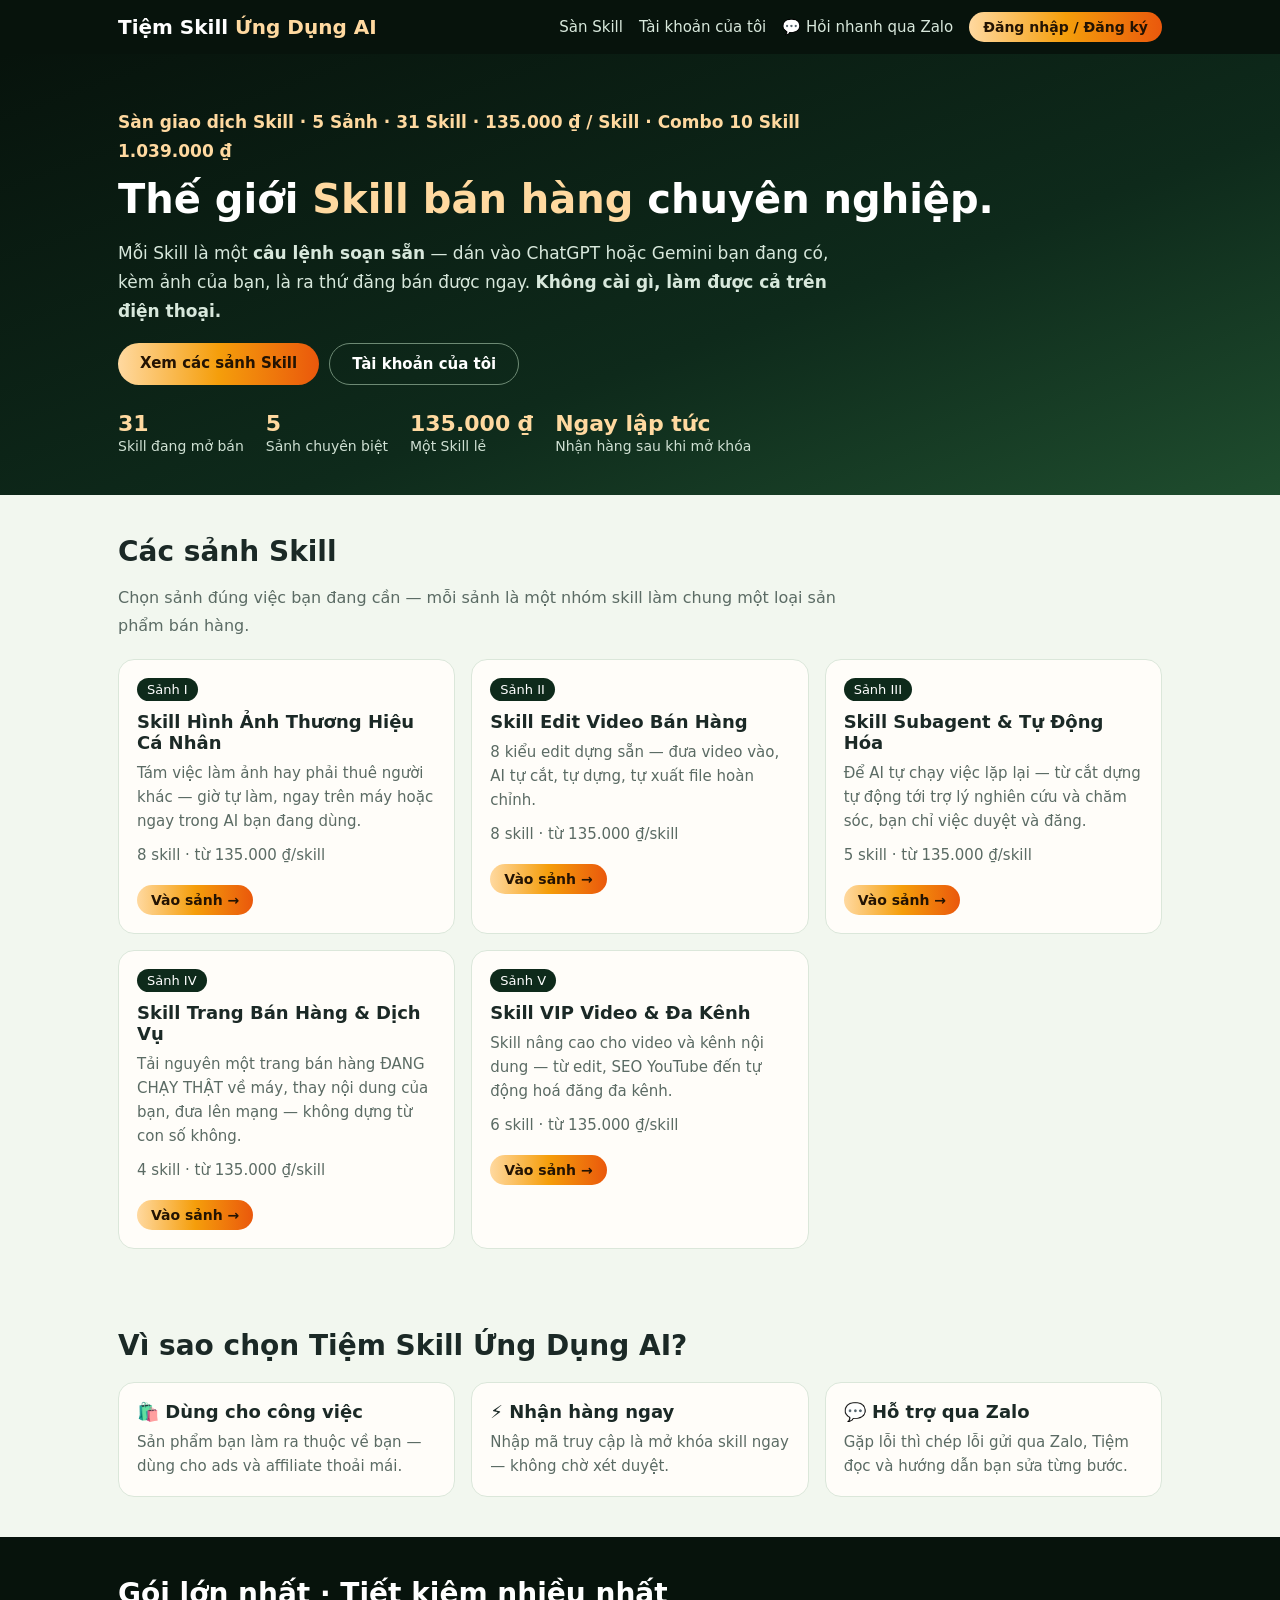
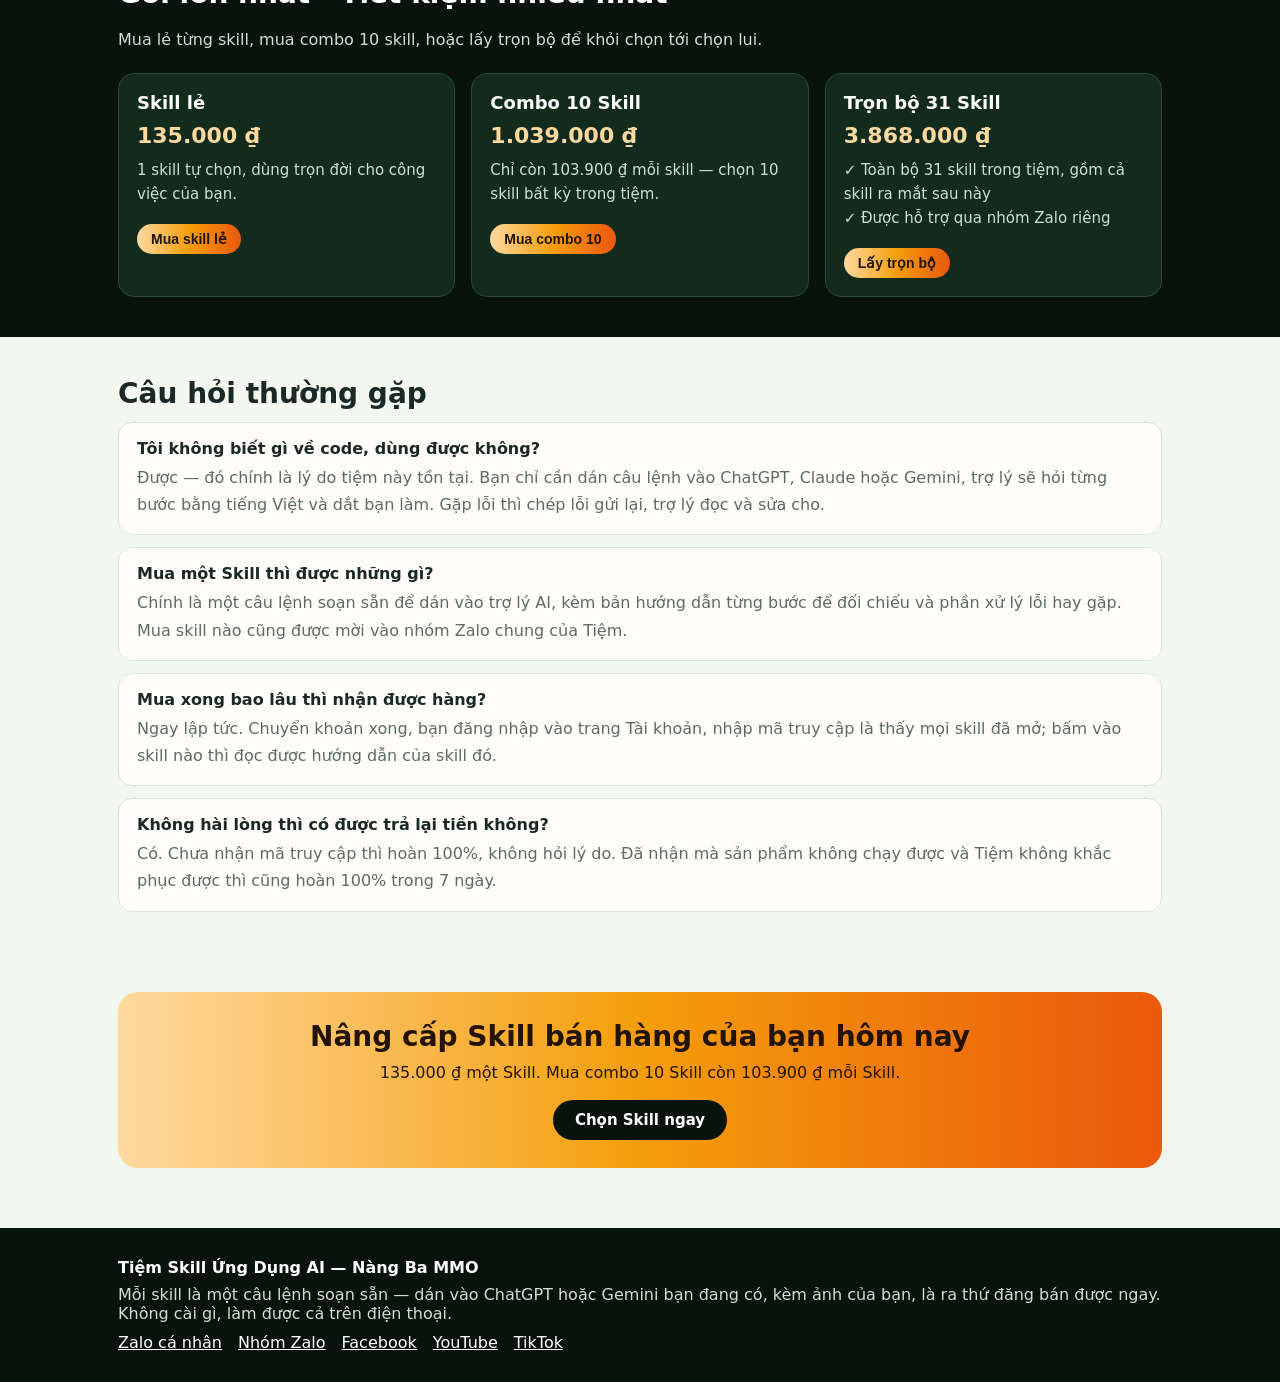
<file: index.html>
<!DOCTYPE html>
<html lang="vi">
<head>
<meta charset="UTF-8">
<meta name="viewport" content="width=device-width, initial-scale=1">
<title>Tiệm Skill Ứng Dụng AI — Câu lệnh AI làm ảnh, video bán hàng</title>
<link rel="stylesheet" href="styles.css">
<script src="skills.js"></script>
<script src="app.js"></script>
</head>
<body>
<header data-header></header>

<div class="hero"><div class="wrap">
  <p style="margin:0 0 10px;color:#ffd9a0;font-weight:700">Sàn giao dịch Skill · 5 Sảnh · 31 Skill · 135.000 ₫ / Skill · Combo 10 Skill 1.039.000 ₫</p>
  <h1>Thế giới <em>Skill bán hàng</em> chuyên nghiệp.</h1>
  <p>Mỗi Skill là một <b>câu lệnh soạn sẵn</b> — dán vào ChatGPT hoặc Gemini bạn đang có, kèm ảnh của bạn, là ra thứ đăng bán được ngay. <b>Không cài gì, làm được cả trên điện thoại.</b></p>
  <div class="pill-row">
    <a class="btn" href="#sanh">Xem các sảnh Skill</a>
    <a class="btn btn-ghost" href="tai-khoan.html">Tài khoản của tôi</a>
  </div>
  <div class="stats">
    <div><b>31</b><span>Skill đang mở bán</span></div>
    <div><b>5</b><span>Sảnh chuyên biệt</span></div>
    <div><b>135.000 ₫</b><span>Một Skill lẻ</span></div>
    <div><b>Ngay lập tức</b><span>Nhận hàng sau khi mở khóa</span></div>
  </div>
</div></div>

<section id="sanh"><div class="wrap">
  <h2>Các sảnh Skill</h2>
  <p class="lead">Chọn sảnh đúng việc bạn đang cần — mỗi sảnh là một nhóm skill làm chung một loại sản phẩm bán hàng.</p>
  <div class="grid" id="hall-grid"></div>
</div></section>

<section><div class="wrap">
  <h2>Vì sao chọn Tiệm Skill Ứng Dụng AI?</h2>
  <div class="grid">
    <div class="card"><h3>🛍️ Dùng cho công việc</h3><p>Sản phẩm bạn làm ra thuộc về bạn — dùng cho ads và affiliate thoải mái.</p></div>
    <div class="card"><h3>⚡ Nhận hàng ngay</h3><p>Nhập mã truy cập là mở khóa skill ngay — không chờ xét duyệt.</p></div>
    <div class="card"><h3>💬 Hỗ trợ qua Zalo</h3><p>Gặp lỗi thì chép lỗi gửi qua Zalo, Tiệm đọc và hướng dẫn bạn sửa từng bước.</p></div>
  </div>
</div></section>

<section class="pricing"><div class="wrap">
  <h2>Gói lớn nhất · Tiết kiệm nhiều nhất</h2>
  <p class="lead">Mua lẻ từng skill, mua combo 10 skill, hoặc lấy trọn bộ để khỏi chọn tới chọn lui.</p>
  <div class="grid">
    <div class="card"><h3>Skill lẻ</h3><div class="price">135.000 ₫ <span class="old"></span></div><p>1 skill tự chọn, dùng trọn đời cho công việc của bạn.</p>
      <div class="pill-row"><button class="btn btn-small" onclick="openCheckout('Skill lẻ', PRICE_SINGLE)">Mua skill lẻ</button></div></div>
    <div class="card"><h3>Combo 10 Skill</h3><div class="price">1.039.000 ₫</div><p>Chỉ còn 103.900 ₫ mỗi skill — chọn 10 skill bất kỳ trong tiệm.</p>
      <div class="pill-row"><button class="btn btn-small" onclick="openCheckout('Combo 10 Skill', PRICE_COMBO10)">Mua combo 10</button></div></div>
    <div class="card"><h3>Trọn bộ 31 Skill</h3><div class="price">3.868.000 ₫</div><p>✓ Toàn bộ 31 skill trong tiệm, gồm cả skill ra mắt sau này<br>✓ Được hỗ trợ qua nhóm Zalo riêng</p>
      <div class="pill-row"><button class="btn btn-small" onclick="openCheckout('Trọn bộ 31 Skill', PRICE_BUNDLE)">Lấy trọn bộ</button></div></div>
  </div>
</div></section>

<section><div class="wrap">
  <h2>Câu hỏi thường gặp</h2>
  <div class="faq-item"><b>Tôi không biết gì về code, dùng được không?</b>
    <p>Được — đó chính là lý do tiệm này tồn tại. Bạn chỉ cần dán câu lệnh vào ChatGPT, Claude hoặc Gemini, trợ lý sẽ hỏi từng bước bằng tiếng Việt và dắt bạn làm. Gặp lỗi thì chép lỗi gửi lại, trợ lý đọc và sửa cho.</p></div>
  <div class="faq-item"><b>Mua một Skill thì được những gì?</b>
    <p>Chính là một câu lệnh soạn sẵn để dán vào trợ lý AI, kèm bản hướng dẫn từng bước để đối chiếu và phần xử lý lỗi hay gặp. Mua skill nào cũng được mời vào nhóm Zalo chung của Tiệm.</p></div>
  <div class="faq-item"><b>Mua xong bao lâu thì nhận được hàng?</b>
    <p>Ngay lập tức. Chuyển khoản xong, bạn đăng nhập vào trang Tài khoản, nhập mã truy cập là thấy mọi skill đã mở; bấm vào skill nào thì đọc được hướng dẫn của skill đó.</p></div>
  <div class="faq-item"><b>Không hài lòng thì có được trả lại tiền không?</b>
    <p>Có. Chưa nhận mã truy cập thì hoàn 100%, không hỏi lý do. Đã nhận mà sản phẩm không chạy được và Tiệm không khắc phục được thì cũng hoàn 100% trong 7 ngày.</p></div>
</div></section>

<section><div class="wrap"><div class="cta-band">
  <h2>Nâng cấp Skill bán hàng của bạn hôm nay</h2>
  <p style="margin:0 0 18px">135.000 ₫ một Skill. Mua combo 10 Skill còn 103.900 ₫ mỗi Skill.</p>
  <a class="btn" href="#sanh">Chọn Skill ngay</a>
</div></div></section>

<footer data-footer></footer>
<div id="modal-slot"></div>
<script>
document.getElementById("hall-grid").innerHTML = HALLS.map(h => {
  const items = SKILLS.filter(s => s.hall === h.id);
  return `<div class="card"><span class="hall-tag">Sảnh ${h.id}</span><h3>${h.name}</h3>
    <p>${h.desc}</p><p style="margin-top:10px">${items.length} skill · từ ${fmt(PRICE_SINGLE)}/skill</p>
    <div class="pill-row"><a class="btn btn-small" href="sanh.html?hall=${h.id}">Vào sảnh →</a></div></div>`;
}).join("");
document.getElementById("modal-slot").innerHTML = checkoutModalHTML();
</script>
</body>
</html>
</file>
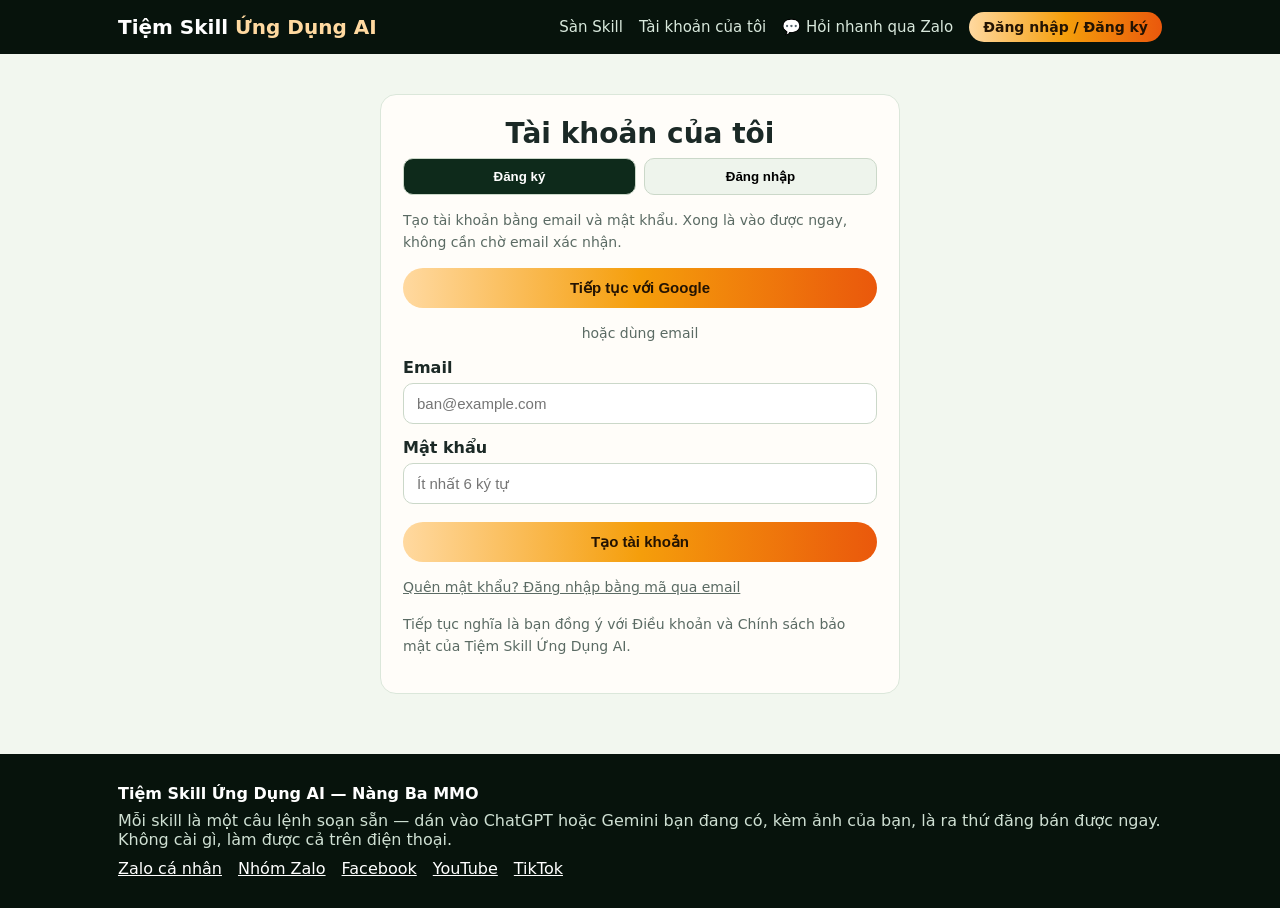
<file: dang-nhap.html>
<!DOCTYPE html>
<html lang="vi">
<head>
<meta charset="UTF-8">
<meta name="viewport" content="width=device-width, initial-scale=1">
<title>Đăng nhập — Tiệm Skill Ứng Dụng AI</title>
<link rel="stylesheet" href="styles.css">
<script src="skills.js"></script>
<script src="app.js"></script>
</head>
<body>
<header data-header></header>
<section><div class="wrap">
  <div class="form-box">
    <h2 style="text-align:center">Tài khoản của tôi</h2>
    <div class="tabs">
      <button id="tab-reg" class="active" onclick="setTab('reg')">Đăng ký</button>
      <button id="tab-login" onclick="setTab('login')">Đăng nhập</button>
    </div>
    <p class="note" id="tab-note">Tạo tài khoản bằng email và mật khẩu. Xong là vào được ngay, không cần chờ email xác nhận.</p>
    <button class="btn" style="width:100%" onclick="alert('Bản khung giao diện: nút Đăng nhập bằng Google sẽ được gắn ở giai đoạn máy chủ thật. Bạn dùng email và mật khẩu bên dưới nhé.')">Tiếp tục với Google</button>
    <p class="note" style="text-align:center">hoặc dùng email</p>
    <label>Email</label>
    <input id="email" type="email" placeholder="ban@example.com">
    <label>Mật khẩu</label>
    <input id="pw" type="password" placeholder="Ít nhất 6 ký tự">
    <div class="pill-row" style="margin-top:18px">
      <button class="btn" style="flex:1" id="submit-btn" onclick="submitAuth()">Tạo tài khoản</button>
    </div>
    <p class="note" id="msg"></p>
    <p class="note"><a href="#" onclick="alert('Bản khung giao diện: đăng nhập bằng mã qua email sẽ được gắn ở giai đoạn máy chủ thật.');return false;">Quên mật khẩu? Đăng nhập bằng mã qua email</a></p>
    <p class="note">Tiếp tục nghĩa là bạn đồng ý với Điều khoản và Chính sách bảo mật của Tiệm Skill Ứng Dụng AI.</p>
  </div>
</div></section>
<footer data-footer></footer>
<script>
let mode = "reg";
function setTab(m) {
  mode = m;
  document.getElementById("tab-reg").classList.toggle("active", m === "reg");
  document.getElementById("tab-login").classList.toggle("active", m === "login");
  document.getElementById("tab-note").textContent = m === "reg"
    ? "Tạo tài khoản bằng email và mật khẩu. Xong là vào được ngay, không cần chờ email xác nhận."
    : "Đăng nhập bằng email và mật khẩu bạn đã đăng ký.";
  document.getElementById("submit-btn").textContent = m === "reg" ? "Tạo tài khoản" : "Đăng nhập";
}
function submitAuth() {
  const email = document.getElementById("email").value.trim();
  const pw = document.getElementById("pw").value;
  const msg = document.getElementById("msg");
  if (!/^\S+@\S+\.\S+$/.test(email)) { msg.innerHTML = '<span class="err">Bạn nhập email chưa đúng định dạng nhé.</span>'; return; }
  if (pw.length < 6) { msg.innerHTML = '<span class="err">Mật khẩu cần ít nhất 6 ký tự nhé.</span>'; return; }
  const old = getUser();
  if (mode === "login" && (!old || old.email !== email)) {
    msg.innerHTML = '<span class="err">Chưa thấy tài khoản này trên trình duyệt này — bạn chuyển sang tab Đăng ký để tạo tài khoản nhé.</span>'; return;
  }
  setUser({ email });
  msg.innerHTML = '<span class="ok">Xong rồi! Đang đưa bạn vào trang Tài khoản…</span>';
  setTimeout(() => location.href = "tai-khoan.html", 600);
}
</script>
</body>
</html>
</file>
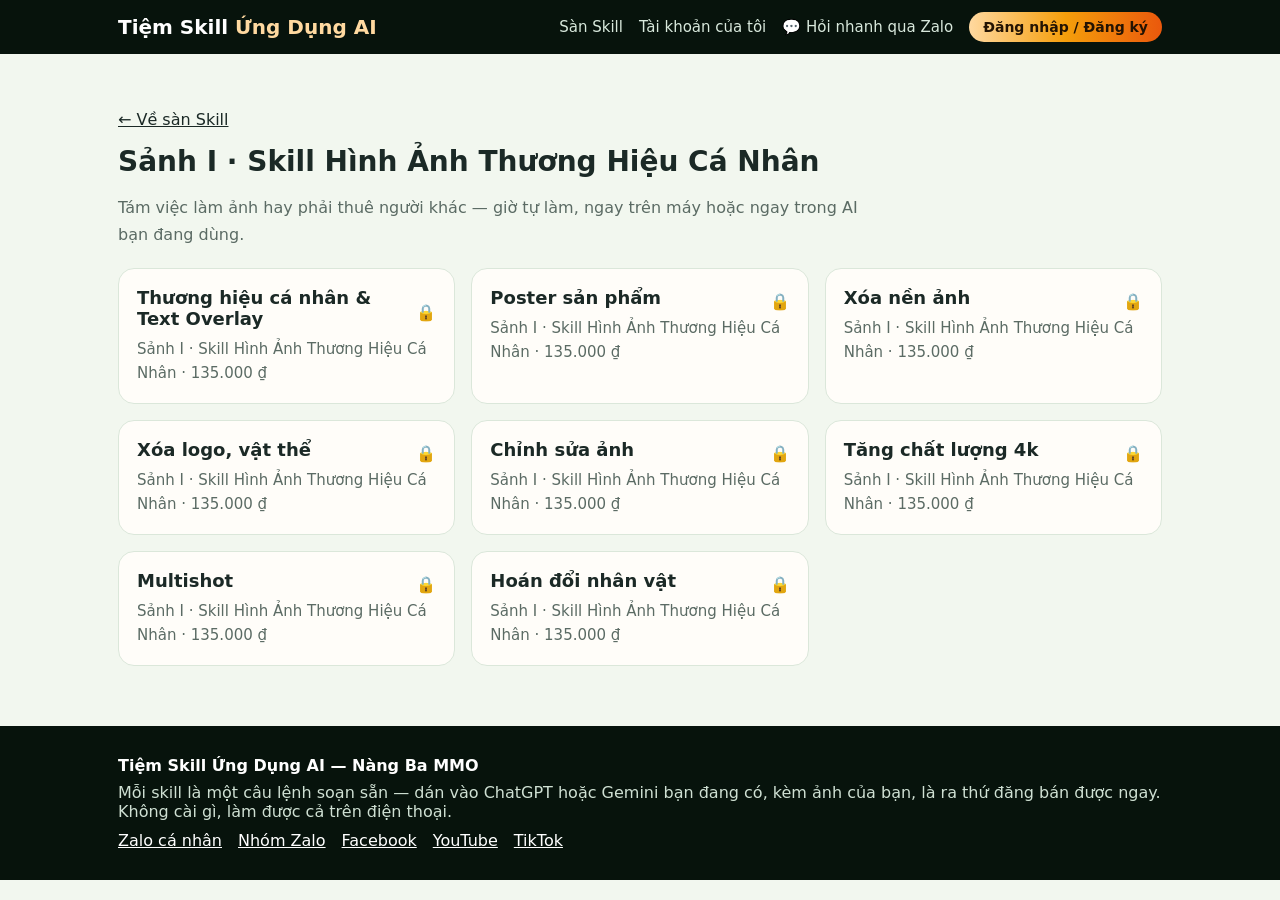
<file: sanh.html>
<!DOCTYPE html>
<html lang="vi">
<head>
<meta charset="UTF-8">
<meta name="viewport" content="width=device-width, initial-scale=1">
<title>Sảnh Skill — Tiệm Skill Ứng Dụng AI</title>
<link rel="stylesheet" href="styles.css">
<script src="skills.js"></script>
<script src="app.js"></script>
</head>
<body>
<header data-header></header>
<section><div class="wrap">
  <p><a href="index.html">← Về sàn Skill</a></p>
  <h2 id="hall-title"></h2>
  <p class="lead" id="hall-desc"></p>
  <div class="grid" id="skill-grid"></div>
</div></section>
<footer data-footer></footer>
<div id="modal-slot"></div>
<script>
const hallId = new URLSearchParams(location.search).get("hall") || "I";
const hall = hallById(hallId) || HALLS[0];
document.title = "Sảnh " + hall.id + " · " + hall.name + " — Tiệm Skill Ứng Dụng AI";
document.getElementById("hall-title").textContent = "Sảnh " + hall.id + " · " + hall.name;
document.getElementById("hall-desc").textContent = hall.desc;
document.getElementById("skill-grid").innerHTML =
  SKILLS.filter(s => s.hall === hall.id).map(skillCard).join("");
document.getElementById("modal-slot").innerHTML = checkoutModalHTML();
</script>
</body>
</html>
</file>
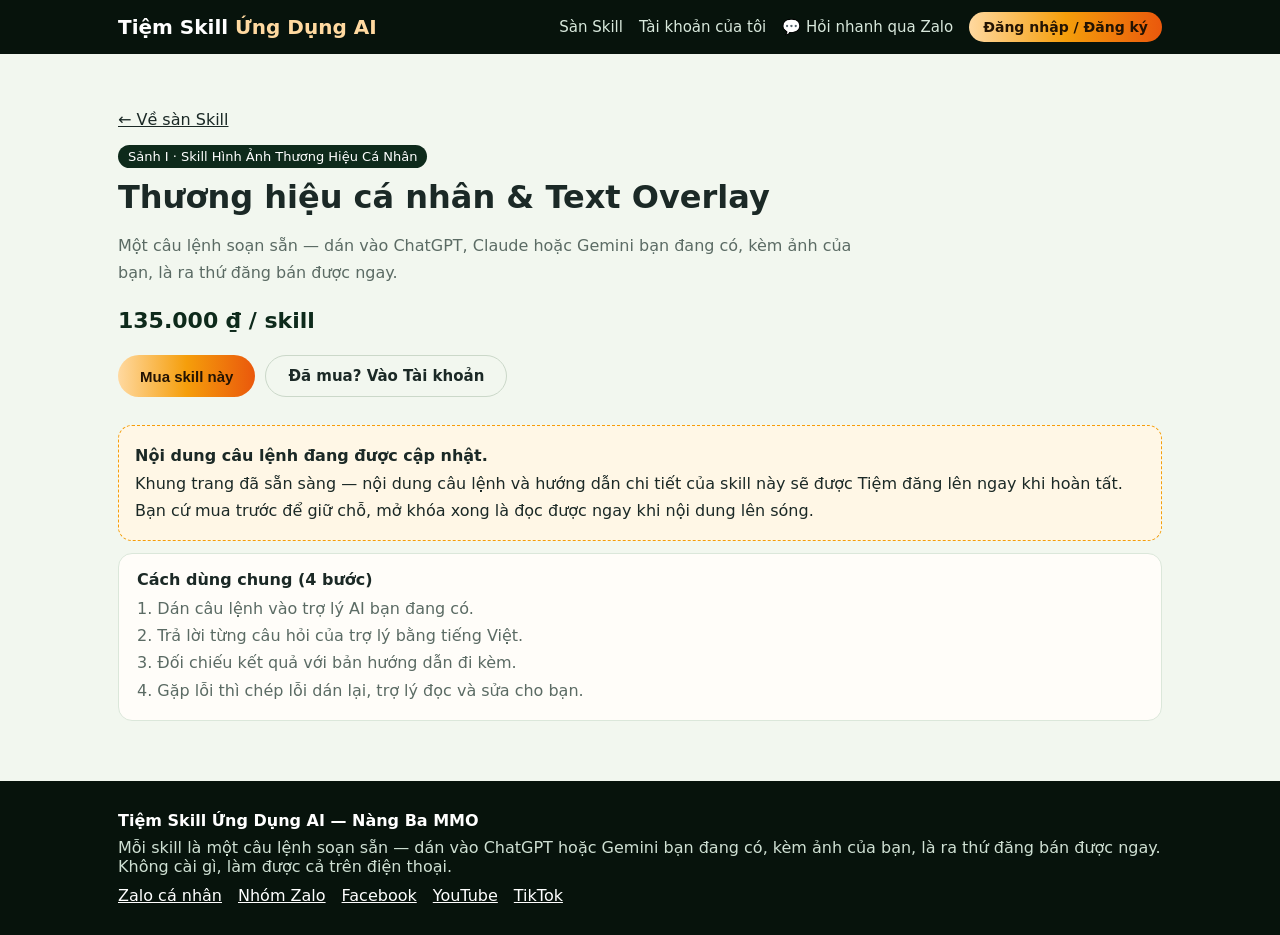
<file: skill.html>
<!DOCTYPE html>
<html lang="vi">
<head>
<meta charset="UTF-8">
<meta name="viewport" content="width=device-width, initial-scale=1">
<title>Chi tiết Skill — Tiệm Skill Ứng Dụng AI</title>
<link rel="stylesheet" href="styles.css">
<script src="skills.js"></script>
<script src="app.js"></script>
</head>
<body>
<header data-header></header>
<section><div class="wrap">
  <p><a id="back-link" href="index.html">← Về sàn Skill</a></p>
  <span class="hall-tag" id="skill-hall"></span>
  <h2 id="skill-name" style="font-size:32px"></h2>
  <p class="lead">Một câu lệnh soạn sẵn — dán vào ChatGPT, Claude hoặc Gemini bạn đang có, kèm ảnh của bạn, là ra thứ đăng bán được ngay.</p>
  <p style="font-size:22px;font-weight:800;color:#0e2a1b" id="skill-price"></p>
  <div class="pill-row">
    <button class="btn" id="buy-btn">Mua skill này</button>
    <a class="btn btn-ghost" style="color:#1b2926;border-color:#cbd8c9" href="tai-khoan.html">Đã mua? Vào Tài khoản</a>
  </div>

  <div id="skill-content" style="margin-top:28px"></div>

  <div class="faq-item"><b>Cách dùng chung (4 bước)</b>
    <p>1. Dán câu lệnh vào trợ lý AI bạn đang có.<br>
       2. Trả lời từng câu hỏi của trợ lý bằng tiếng Việt.<br>
       3. Đối chiếu kết quả với bản hướng dẫn đi kèm.<br>
       4. Gặp lỗi thì chép lỗi dán lại, trợ lý đọc và sửa cho bạn.</p></div>
</div></section>
<footer data-footer></footer>
<div id="modal-slot"></div>
<script>
const slug = new URLSearchParams(location.search).get("slug") || SKILLS[0].slug;
const s = skillBySlug(slug) || SKILLS[0];
document.title = s.name + " — Tiệm Skill Ứng Dụng AI";
document.getElementById("skill-hall").textContent = "Sảnh " + s.hall + " · " + hallById(s.hall).name;
document.getElementById("skill-name").textContent = s.name;
document.getElementById("skill-price").textContent = fmt(PRICE_SINGLE) + " / skill";
document.getElementById("back-link").href = "sanh.html?hall=" + s.hall;
document.getElementById("buy-btn").onclick = () => openCheckout(s.name, PRICE_SINGLE);
document.getElementById("skill-content").innerHTML = s.content
  ? `<div class="card"><h3>Câu lệnh &amp; hướng dẫn chi tiết</h3><p style="white-space:pre-wrap">${s.content}</p></div>`
  : `<div class="wait-box"><b>Nội dung câu lệnh đang được cập nhật.</b><br>
     Khung trang đã sẵn sàng — nội dung câu lệnh và hướng dẫn chi tiết của skill này sẽ được Tiệm đăng lên ngay khi hoàn tất. Bạn cứ mua trước để giữ chỗ, mở khóa xong là đọc được ngay khi nội dung lên sóng.</div>`;
document.getElementById("modal-slot").innerHTML = checkoutModalHTML();
</script>
</body>
</html>
</file>
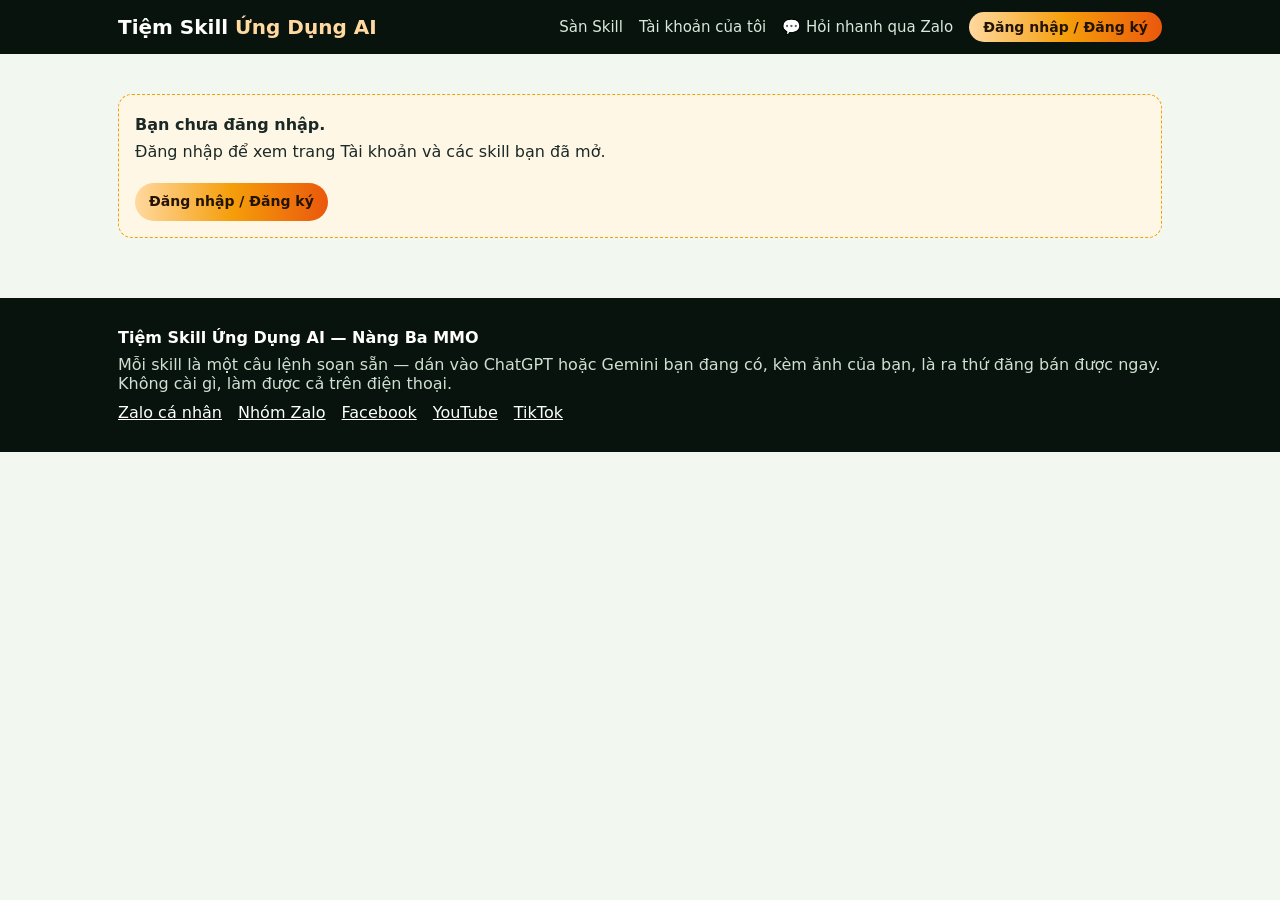
<file: tai-khoan.html>
<!DOCTYPE html>
<html lang="vi">
<head>
<meta charset="UTF-8">
<meta name="viewport" content="width=device-width, initial-scale=1">
<title>Tài khoản của tôi — Tiệm Skill Ứng Dụng AI</title>
<link rel="stylesheet" href="styles.css">
<script src="skills.js"></script>
<script src="app.js"></script>
</head>
<body>
<header data-header></header>
<section><div class="wrap">
  <div id="need-login" class="wait-box" style="display:none">
    <b>Bạn chưa đăng nhập.</b><br>
    Đăng nhập để xem trang Tài khoản và các skill bạn đã mở.
    <div class="pill-row"><a class="btn btn-small" href="dang-nhap.html">Đăng nhập / Đăng ký</a></div>
  </div>

  <div id="account" style="display:none">
    <h2>Tài khoản của tôi</h2>
    <p class="note" id="who"></p>

    <div class="card" style="margin-top:16px">
      <h3>Có mã truy cập?</h3>
      <p class="note">Nhập mã để mở toàn bộ Skill đã ra mắt. Không phân biệt chữ hoa chữ thường.</p>
      <div style="display:flex;gap:10px;flex-wrap:wrap">
        <input id="code" placeholder="Mã truy cập" style="flex:1;padding:11px 13px;border:1px solid #cbd8c9;border-radius:10px">
        <button class="btn" onclick="unlock()">Mở khoá</button>
      </div>
      <p class="note" id="code-msg"></p>
      <p class="note">Bản khung demo: mã mở khóa dùng thử là <b>TIEMSKILL</b> — Tiệm sẽ đổi mã chính thức khi lên bản máy chủ.</p>
    </div>

    <h2 style="margin-top:32px">Skill của bạn</h2>
    <p class="lead" id="skill-status"></p>
    <div class="grid" id="my-skills"></div>

    <div class="card" style="margin-top:32px">
      <h3>Kết nối AI của bạn</h3>
      <p class="note">Kết nối một lần, AI của bạn tự dùng và tự cài mọi Skill bạn đã mua — kể cả Skill mua sau này. Không cần tải file hay dán link từng Skill nữa.</p>
      <div class="tabs">
        <button class="active" onclick="setAiTab('claude',this)">Claude</button>
        <button onclick="setAiTab('chatgpt',this)">ChatGPT</button>
        <button onclick="setAiTab('claudecode',this)">Claude Code</button>
        <button onclick="setAiTab('codex',this)">Codex</button>
      </div>
      <div id="ai-steps"></div>
      <div class="pill-row">
        <button class="btn btn-small" onclick="copyMcp()">Chép địa chỉ kết nối</button>
        <button class="btn btn-small btn-ghost" style="color:#1b2926;border-color:#cbd8c9" onclick="alert('Bản khung giao diện: nút này sẽ gỡ quyền của mọi AI đã kết nối ở bản máy chủ thật.')">Ngắt mọi kết nối AI</button>
      </div>
      <p class="note">Lưu ý: lệnh ở tab Claude Code / Codex chứa mã riêng của tài khoản, không gửi cho người khác.</p>
    </div>
    <p style="margin-top:20px"><a href="index.html">← Về sàn Skill</a></p>
  </div>
</div></section>
<footer data-footer></footer>
<script>
function unlock() {
  const v = document.getElementById("code").value.trim().toUpperCase();
  const msg = document.getElementById("code-msg");
  if (v === BRAND.demoUnlockCode) {
    localStorage.setItem(LS_UNLOCKED, "1");
    msg.innerHTML = '<span class="ok">Mở khóa thành công! Toàn bộ 31 skill đã mở.</span>';
    renderMine();
  } else {
    msg.innerHTML = '<span class="err">Mã chưa đúng, bạn kiểm tra lại giúp Tiệm nhé.</span>';
  }
}
function renderMine() {
  const open = isUnlocked();
  document.getElementById("skill-status").textContent =
    open ? "Đang mở 31 Skill" : "Bạn chưa mở khóa skill nào — nhập mã truy cập ở trên để mở.";
  document.getElementById("my-skills").innerHTML = SKILLS.map(s =>
    `<div class="card"><a class="skill-link" href="skill.html?slug=${s.slug}"><h3>${s.name}</h3>
     <span>${open ? "Mở →" : "🔒"}</span></a><p>Sảnh ${s.hall} · ${hallById(s.hall).name}</p></div>`).join("");
  document.getElementById("code-msg").innerHTML = open
    ? '<span class="ok">Bạn đã dùng mã này rồi.</span>' : "";
}
function copyMcp() {
  navigator.clipboard ? navigator.clipboard.writeText(BRAND.mcpUrl) : null;
  alert("Đã chép địa chỉ kết nối: " + BRAND.mcpUrl);
}
function setAiTab(tab, btn) {
  btn.parentNode.querySelectorAll("button").forEach(b => b.classList.remove("active"));
  btn.classList.add("active");
  const steps = {
    claude: `<p>1. Mở claude.ai → Cài đặt (Settings) → Trình kết nối (Connectors) → Thêm trình kết nối tuỳ chỉnh.<br>
      2. Đặt tên “Tiệm Skill”, dán địa chỉ <b>${BRAND.mcpUrl}</b>.<br>
      3. Bấm “Kết nối (Connect)” → đăng nhập tài khoản Tiệm Skill → bấm “Cho phép”.<br>
      4. Xong. Từ giờ cứ nhờ Claude làm việc, nó tự mở Skill phù hợp.</p>`,
    chatgpt: `<p>1. Mở ChatGPT → Cài đặt → Trình kết nối → Thêm trình kết nối tuỳ chỉnh.<br>
      2. Dán địa chỉ <b>${BRAND.mcpUrl}</b>, đăng nhập tài khoản Tiệm Skill rồi bấm “Cho phép”.<br>
      3. Xong. Từ giờ cứ nhờ ChatGPT làm việc, nó tự mở Skill phù hợp.</p>`,
    claudecode: `<p>Bản khung giao diện: lệnh kết nối Claude Code chứa mã riêng của tài khoản, sẽ hiển thị sau khi đăng nhập ở bản máy chủ thật. Đừng gửi mã này cho người khác.</p>`,
    codex: `<p>Bản khung giao diện: lệnh kết nối Codex chứa mã riêng của tài khoản, sẽ hiển thị sau khi đăng nhập ở bản máy chủ thật. Đừng gửi mã này cho người khác.</p>`
  };
  document.getElementById("ai-steps").innerHTML = steps[tab];
}
const u = getUser();
if (!u) { document.getElementById("need-login").style.display = "block"; }
else {
  document.getElementById("account").style.display = "block";
  document.getElementById("who").textContent = "Đang đăng nhập bằng " + u.email;
  renderMine();
  setAiTab("claude", document.querySelector(".tabs button"));
}
</script>
</body>
</html>
</file>
<file: styles.css>
/* Tiệm Skill Ứng Dụng AI — màu sắc theo trang App VIP Pro:
   nền xanh lá đậm + vàng cam gradient, chữ sáng trên nền tối, thẻ sáng. */
:root {
  --green-950: #07130c; --green-900: #091b11; --green-800: #0e2a1b; --green-700: #1f4d2e;
  --gold-1: #ffd9a0; --gold-2: #f59e0b; --gold-3: #ea580c; --orange: #f97316;
  --paper: #f2f7ef; --white: #fffdf9; --ink: #1b2926; --muted: #5b6b64;
}
* { box-sizing: border-box; }
body { margin: 0; font-family: "Be Vietnam Pro", system-ui, sans-serif; background: var(--paper); color: var(--ink); }
a { color: inherit; }
.wrap { max-width: 1080px; margin: 0 auto; padding: 0 18px; }

/* Header */
header { background: var(--green-950); color: #fff; position: sticky; top: 0; z-index: 20; }
header .wrap { display: flex; align-items: center; justify-content: space-between; gap: 12px; padding-top: 12px; padding-bottom: 12px; }
.logo { font-weight: 800; font-size: 20px; text-decoration: none; }
.logo span { color: var(--gold-1); }
nav { display: flex; gap: 16px; align-items: center; flex-wrap: wrap; }
nav a { color: #d8e8dc; text-decoration: none; font-size: 15px; }
nav a:hover { color: #fff; }
.btn { display: inline-block; border: 0; cursor: pointer; text-decoration: none; font-weight: 700;
  background: linear-gradient(90deg, var(--gold-1), var(--gold-2), var(--gold-3)); color: #231303;
  padding: 11px 22px; border-radius: 999px; font-size: 15px; }
.btn:hover { filter: brightness(1.06); }
.btn-ghost { background: transparent; color: #fff; border: 1px solid #6d8a74; }
.btn-small { padding: 7px 14px; font-size: 14px; }

/* Hero */
.hero { background: linear-gradient(160deg, var(--green-950), var(--green-800) 60%, var(--green-700)); color: #fff; padding: 54px 0 40px; }
.hero h1 { font-size: 40px; line-height: 1.15; margin: 0 0 14px; }
.hero h1 em { font-style: normal; color: var(--gold-1); }
.hero p { font-size: 17px; line-height: 1.7; color: #d8e8dc; max-width: 720px; }
.stats { display: flex; gap: 22px; flex-wrap: wrap; margin-top: 26px; color: #fff; }
.stats b { display: block; font-size: 22px; color: var(--gold-1); }
.stats span { font-size: 14px; color: #cfe0d3; }

/* Sections */
section { padding: 40px 0; }
h2 { font-size: 28px; margin: 0 0 8px; }
.lead { color: var(--muted); line-height: 1.7; max-width: 760px; }
.grid { display: grid; grid-template-columns: repeat(3, 1fr); gap: 16px; margin-top: 20px; }
@media (max-width: 860px) { .grid { grid-template-columns: 1fr 1fr; } .hero h1 { font-size: 30px; } }
@media (max-width: 560px) { .grid { grid-template-columns: 1fr; } }
.card { background: var(--white); border: 1px solid #dbe7da; border-radius: 16px; padding: 18px; }
.card h3 { margin: 0 0 8px; font-size: 18px; }
.card p { margin: 0; color: var(--muted); line-height: 1.6; font-size: 15px; }
.card .price { font-size: 22px; font-weight: 800; color: var(--green-800); margin: 10px 0; }
.card .old { text-decoration: line-through; color: #999; font-size: 15px; font-weight: 400; }
.hall-tag { display: inline-block; background: var(--green-800); color: #fff; font-size: 13px; padding: 4px 10px; border-radius: 999px; margin-bottom: 10px; }
.skill-link { display: flex; justify-content: space-between; align-items: center; text-decoration: none; }
.skill-link:hover h3 { color: var(--gold-3); }
.locked { color: #999; font-size: 14px; }
.pill-row { display: flex; gap: 10px; flex-wrap: wrap; margin-top: 18px; }

/* Pricing + FAQ */
.pricing { background: var(--green-950); color: #fff; }
.pricing .lead { color: #cfe0d3; }
.pricing .card { background: #122b1c; border-color: #2c4a35; color: #fff; }
.pricing .card p { color: #cfe0d3; }
.pricing .card .price { color: var(--gold-1); }
.faq-item { background: var(--white); border: 1px solid #dbe7da; border-radius: 14px; padding: 16px 18px; margin-top: 12px; }
.faq-item b { display: block; margin-bottom: 6px; }
.faq-item p { margin: 0; color: var(--muted); line-height: 1.7; }
.cta-band { background: linear-gradient(90deg, var(--gold-1), var(--gold-2), var(--gold-3)); color: #231303; border-radius: 20px; padding: 28px; text-align: center; }
.cta-band h2 { margin-bottom: 10px; }
.cta-band .btn { background: var(--green-950); color: #fff; }

/* Forms */
.form-box { background: var(--white); border: 1px solid #dbe7da; border-radius: 16px; padding: 22px; max-width: 520px; margin: 0 auto; }
.form-box label { display: block; font-weight: 600; margin: 14px 0 6px; }
.form-box input { width: 100%; padding: 11px 13px; border: 1px solid #cbd8c9; border-radius: 10px; font-size: 15px; }
.tabs { display: flex; gap: 8px; margin-bottom: 8px; }
.tabs button { flex: 1; padding: 10px; border-radius: 10px; border: 1px solid #cbd8c9; background: #eef4ec; cursor: pointer; font-weight: 700; }
.tabs button.active { background: var(--green-800); color: #fff; }
.note { font-size: 14px; color: var(--muted); line-height: 1.6; }
.ok { color: #1f7a3a; font-weight: 700; }
.err { color: #b3261e; font-weight: 700; }
.wait-box { background: #fff7e6; border: 1px dashed var(--gold-2); border-radius: 14px; padding: 16px; line-height: 1.7; }

/* Modal */
.modal-bg { display: none; position: fixed; inset: 0; background: rgba(0,0,0,.55); z-index: 50; align-items: center; justify-content: center; padding: 16px; }
.modal-bg.open { display: flex; }
.modal { background: var(--white); border-radius: 18px; padding: 24px; max-width: 520px; width: 100%; }
.modal h3 { margin-top: 0; }

footer { background: var(--green-950); color: #cfe0d3; padding: 30px 0; margin-top: 20px; }
footer a { color: #fff; }
.foot-links { display: flex; gap: 16px; flex-wrap: wrap; margin-top: 10px; }
</file>
